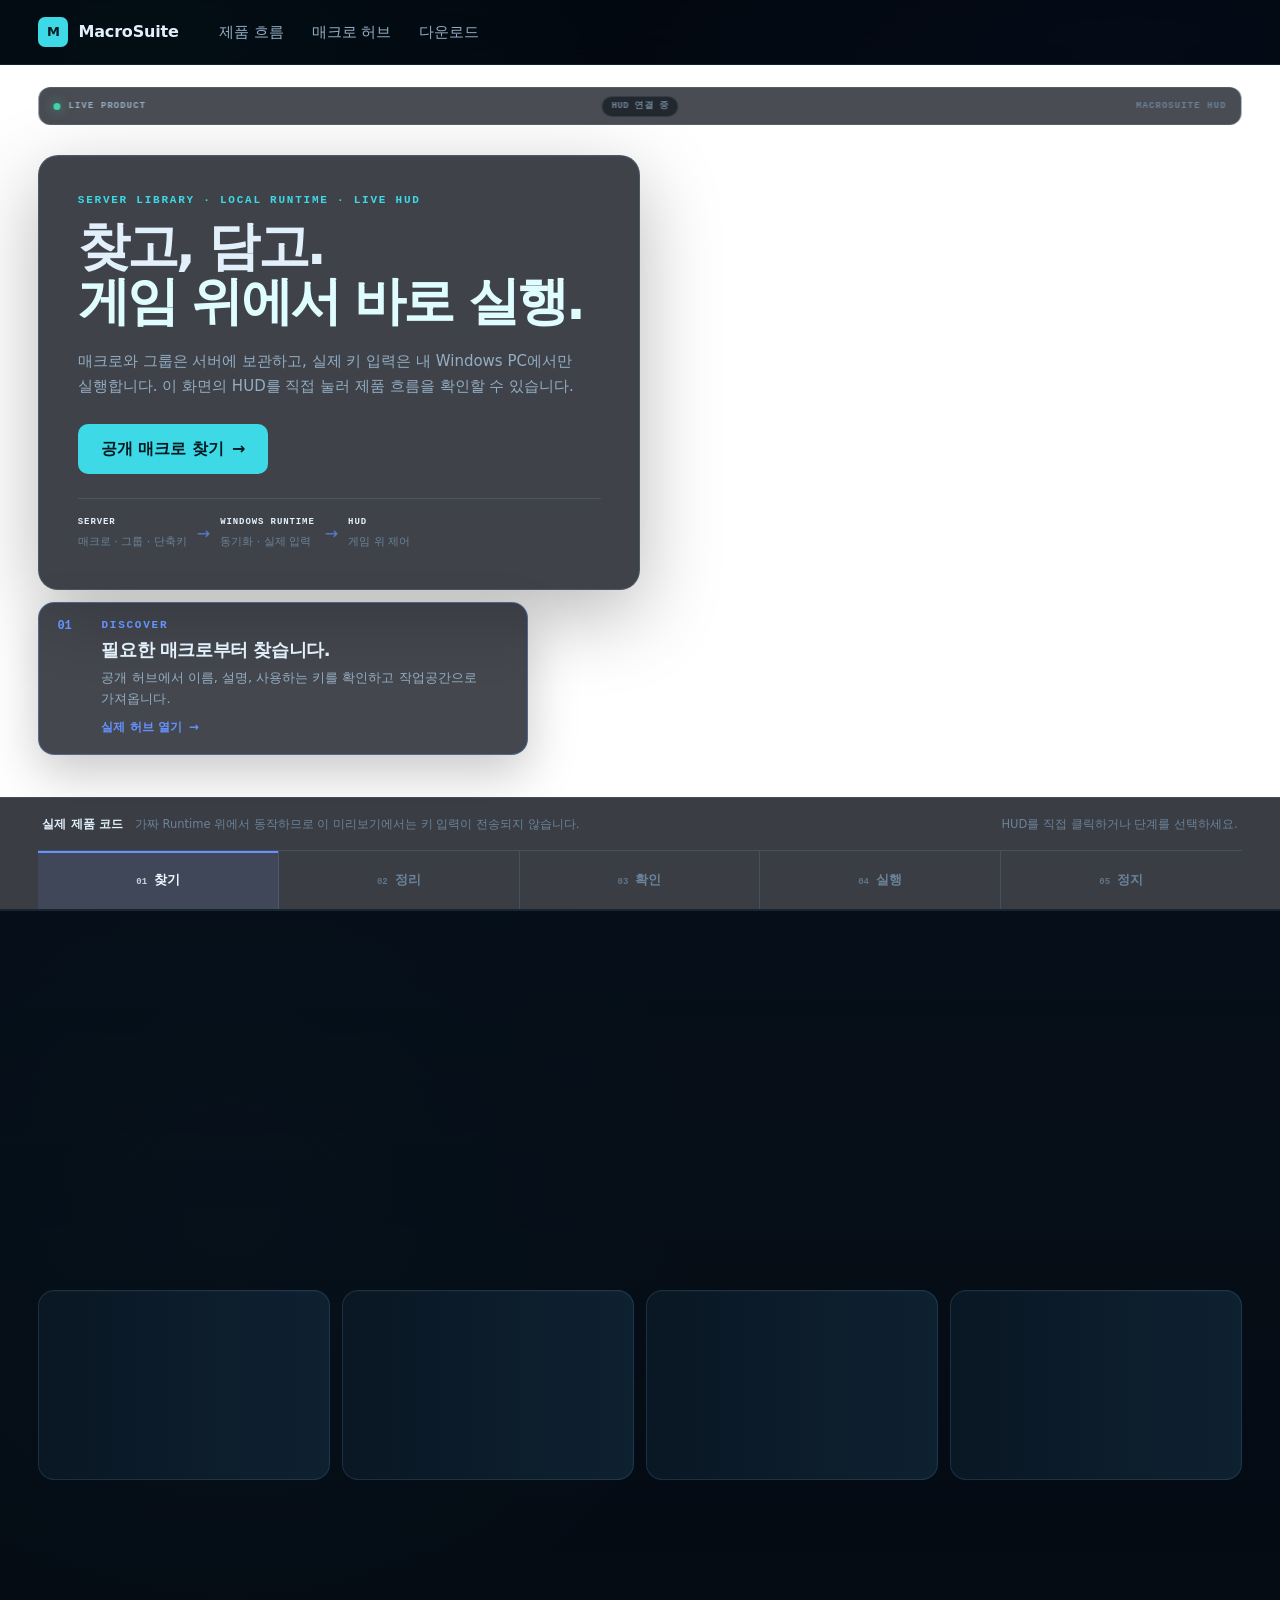
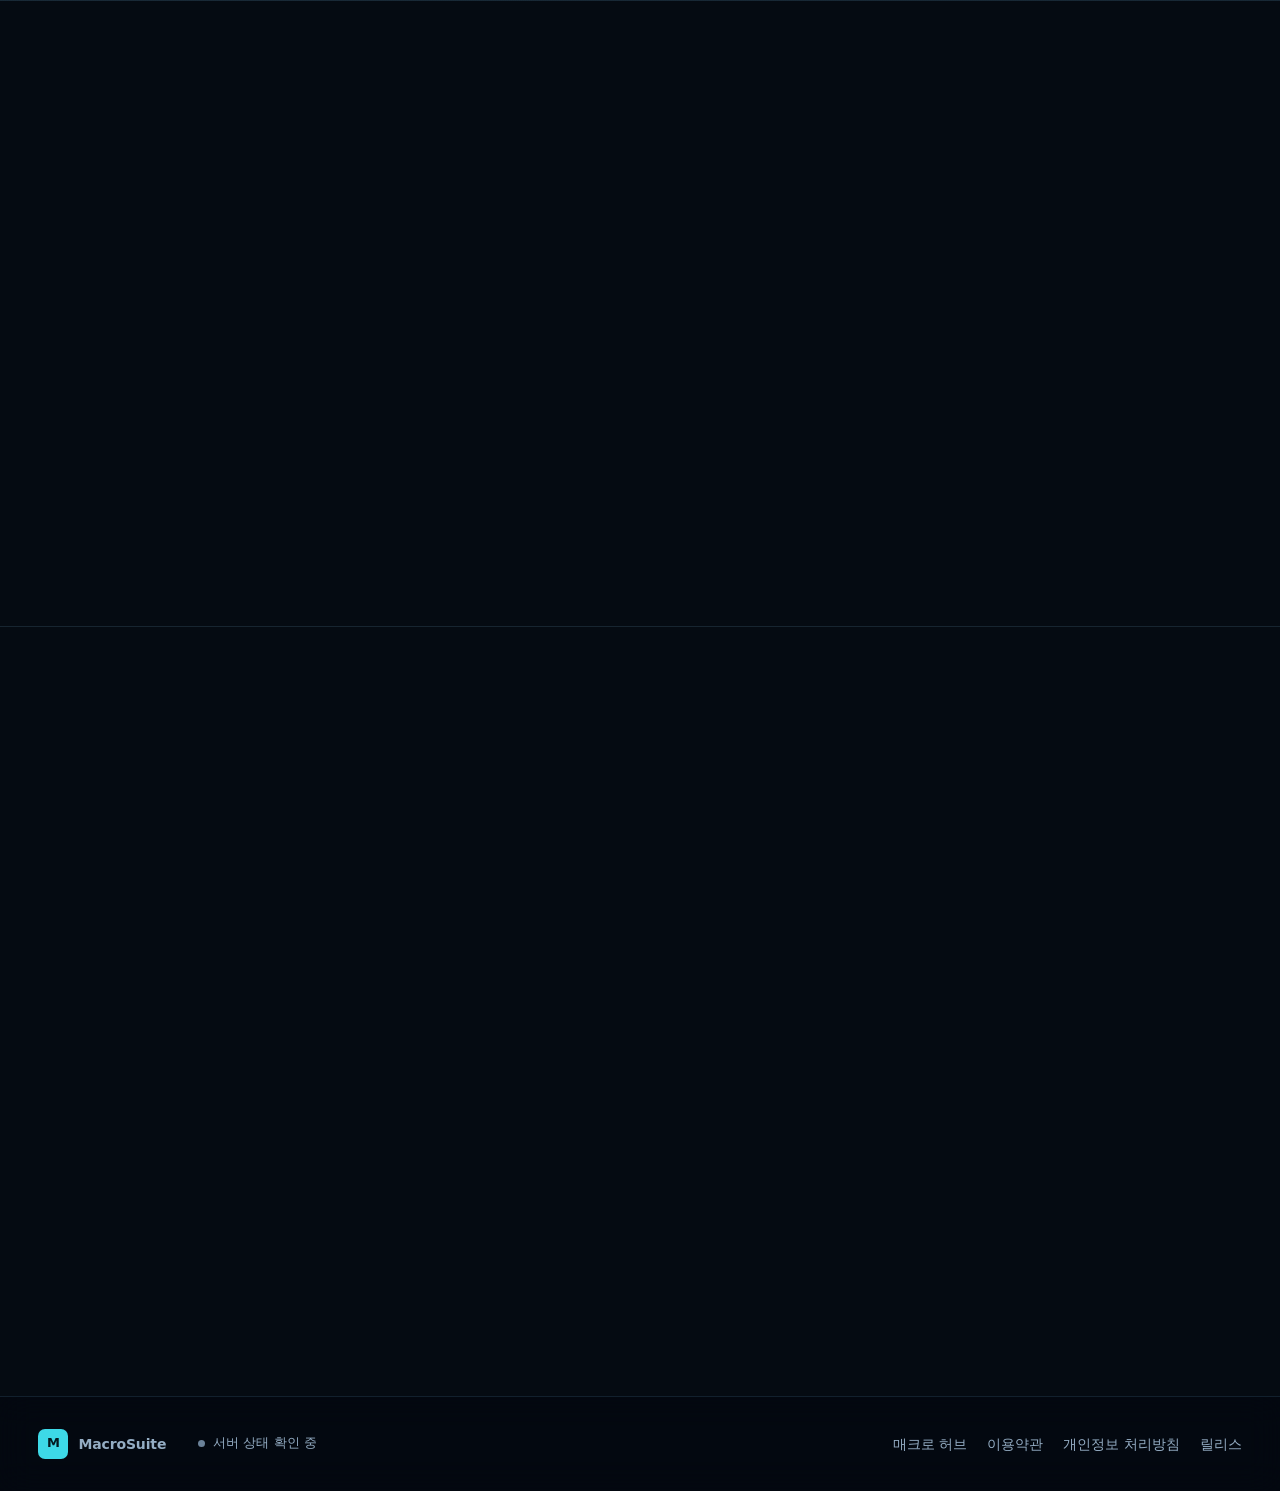
<file: index.html>
<!doctype html>
<html lang="ko">
  <head>
    <meta charset="utf-8">
    <meta name="viewport" content="width=device-width, initial-scale=1">
    <meta name="color-scheme" content="dark">
    <meta name="theme-color" content="#050b12">
    <meta name="description" content="MacroSuite는 매크로를 서버에 보관하고, 실제 키 입력은 Windows Runtime에서 실행합니다. 공개 매크로를 찾고 담고 HUD에서 실행하는 흐름을 실제 제품 화면으로 체험해 보세요.">
    <title>MacroSuite | 찾고, 담고, 게임 위에서 실행</title>

    <style id="macrosuite-preview-style">
/* MacroSuite 공식 웹 — 한 벌의 디자인 체계.
 *
 * 색: 바탕은 앱 HUD 판(rgb 11 20 34)과 같다 — 제품 캡처가 그대로 녹아든다.
 *     장식·강조는 HUD 시안(--accent) 하나만. 초록(--live)은 "서비스 정상"처럼 실제 상태에만 쓴다.
 * 모서리: 카드 16px, 버튼·입력 10px, 키 칩·상태 칩은 알약(999px). 이 규칙 밖의 값은 쓰지 않는다.
 * 글꼴: 외부 글꼴을 싣지 않는다(CSP). 설치된 한글 글꼴을 순서대로 쓴다.
 * 인라인 style 은 CSP(style-src 'self') 가 막는다 — 모든 모양은 이 파일에만 있다.
 */

:root {
  color-scheme: dark;
  --bg: #0b1422;
  --bg-deep: #08101b;
  --surface: #0f1b2c;
  --surface-2: #132238;
  --line: rgb(148 173 196 / 0.16);
  --line-strong: rgb(148 173 196 / 0.3);
  --text: #e2f0fc;
  --text-dim: #94adc4;
  --text-faint: #6b8299;
  --accent: #22d3ee;
  --accent-soft: rgb(34 211 238 / 0.12);
  --accent-line: rgb(34 211 238 / 0.4);
  --accent-ink: #04222a;
  --live: #34d399;
  --warn: #fbbf24;
  --danger: #f87171;
  --danger-soft: rgb(248 113 113 / 0.12);
  --radius-card: 16px;
  --radius-control: 10px;
  --font: 'Pretendard Variable', Pretendard, 'SUIT Variable', 'Apple SD Gothic Neo', 'Malgun Gothic', system-ui, sans-serif;
  --mono: 'JetBrains Mono', 'D2Coding', Consolas, ui-monospace, monospace;
  --ease: cubic-bezier(0.16, 1, 0.3, 1);
  --page: 1240px;
  --gutter: clamp(16px, 4vw, 40px);
}

*, *::before, *::after { box-sizing: border-box; }
html { -webkit-text-size-adjust: 100%; scroll-padding-top: 80px; }
body {
  margin: 0;
  min-height: 100dvh;
  display: flex;
  flex-direction: column;
  background: var(--bg);
  color: var(--text);
  font: 400 16px/1.6 var(--font);
  word-break: keep-all;
  overflow-wrap: anywhere;
}
main { flex: 1; }
a { color: inherit; }
img { display: block; max-width: 100%; height: auto; }
button, input, select, textarea { font: inherit; color: inherit; }
[hidden] { display: none !important; }
:focus-visible { outline: 2px solid var(--accent); outline-offset: 2px; }
::selection { background: rgb(34 211 238 / 0.3); }

.wrap { width: min(100% - 2 * var(--gutter), var(--page)); margin-inline: auto; }
.visually-hidden { position: absolute; width: 1px; height: 1px; overflow: hidden; clip: rect(0 0 0 0); white-space: nowrap; }

/* ── 머리줄 ─────────────────────────────────────────────── */

.site-header {
  position: sticky;
  top: 0;
  z-index: 20;
  background: rgb(11 20 34 / 0.94);
  border-bottom: 1px solid var(--line);
}
.site-header .wrap {
  height: 64px;
  display: flex;
  align-items: center;
  gap: 28px;
}
.brand {
  display: inline-flex;
  align-items: center;
  gap: 10px;
  text-decoration: none;
  font-weight: 700;
  letter-spacing: -0.01em;
  white-space: nowrap;
}
.brand-mark {
  width: 30px;
  height: 30px;
  display: grid;
  place-items: center;
  border-radius: 7px;
  border: 0;
  color: var(--accent-ink);
  background: var(--accent);
  font-size: 13px;
  font-weight: 800;
  box-shadow: none;
}
.site-nav { display: flex; align-items: center; gap: 4px; flex: 1; min-width: 0; }
.site-nav a {
  padding: 8px 12px;
  border-radius: var(--radius-control);
  color: var(--text-dim);
  text-decoration: none;
  font-size: 15px;
  white-space: nowrap;
  transition: color 0.2s var(--ease), background 0.2s var(--ease);
}
.site-nav a:hover { color: var(--text); background: rgb(148 173 196 / 0.08); }
.site-nav a[aria-current='page'] { color: var(--text); }
.site-nav .nav-admin { color: var(--warn); }
.site-actions { display: flex; align-items: center; gap: 10px; white-space: nowrap; }
.site-who { color: var(--text-dim); font-size: 14px; max-width: 12em; overflow: hidden; text-overflow: ellipsis; }

@media (max-width: 760px) {
  .site-header .wrap { height: auto; min-height: 56px; flex-wrap: wrap; gap: 8px 12px; padding-block: 10px; }
  .site-nav { order: 3; flex-basis: 100%; overflow-x: auto; scrollbar-width: none; margin-inline: -8px; }
  .site-nav a { padding: 6px 8px; font-size: 14px; }
  .site-actions { margin-left: auto; }
  .site-who { display: none; }
}

/* ── 단추 ───────────────────────────────────────────────── */

.btn {
  display: inline-flex;
  align-items: center;
  justify-content: center;
  gap: 8px;
  min-height: 40px;
  padding: 0 16px;
  border: 1px solid transparent;
  border-radius: var(--radius-control);
  background: transparent;
  color: var(--text);
  font-size: 15px;
  font-weight: 600;
  text-decoration: none;
  white-space: nowrap;
  cursor: pointer;
  transition: transform 0.15s var(--ease), background 0.2s var(--ease), border-color 0.2s var(--ease), color 0.2s var(--ease);
}
.btn:active:not(:disabled) { transform: translateY(1px); }
.btn:disabled { opacity: 0.5; cursor: not-allowed; }
.btn-primary { background: var(--accent); color: var(--accent-ink); }
.btn-primary:hover:not(:disabled) { background: #67e8f9; }
.btn-line { border-color: var(--line-strong); }
.btn-line:hover:not(:disabled) { border-color: var(--accent-line); background: var(--accent-soft); }
.btn-quiet { color: var(--text-dim); padding-inline: 10px; }
.btn-quiet:hover:not(:disabled) { color: var(--text); }
.btn-danger { border-color: rgb(248 113 113 / 0.45); color: var(--danger); }
.btn-danger:hover:not(:disabled), .btn-danger.is-armed { background: var(--danger-soft); border-color: var(--danger); }
.btn-lg { min-height: 50px; padding: 0 22px; font-size: 16px; }
.btn-sm { min-height: 32px; padding: 0 12px; font-size: 14px; }
.btn .arrow { transition: transform 0.2s var(--ease); }
.btn:hover .arrow { transform: translateX(3px); }

/* ── 입력 ───────────────────────────────────────────────── */

.field { display: grid; gap: 6px; }
.field + .field { margin-top: 16px; }
.label { font-size: 14px; font-weight: 600; color: var(--text); }
.help { font-size: 13px; color: var(--text-dim); margin: 0; }
.input, .select, .textarea {
  width: 100%;
  min-height: 42px;
  padding: 9px 12px;
  border: 1px solid var(--line-strong);
  border-radius: var(--radius-control);
  background: var(--bg-deep);
  color: var(--text);
  font-size: 15px;
}
.textarea { min-height: 96px; resize: vertical; line-height: 1.55; }
.input::placeholder, .textarea::placeholder { color: var(--text-faint); }
.input:focus, .select:focus, .textarea:focus { outline: none; border-color: var(--accent); box-shadow: 0 0 0 3px var(--accent-soft); }
.check { display: flex; align-items: flex-start; gap: 10px; font-size: 15px; cursor: pointer; }
.check input { width: 18px; height: 18px; margin-top: 3px; accent-color: var(--accent); }

/* ── 알림 줄 ─────────────────────────────────────────────── */

.notice, .error {
  margin: 0;
  padding: 10px 14px;
  border-radius: var(--radius-control);
  font-size: 14px;
  white-space: pre-line;
}
.notice { background: var(--accent-soft); color: var(--text); border: 1px solid var(--accent-line); }
.error { background: var(--danger-soft); color: #fecaca; border: 1px solid rgb(248 113 113 / 0.4); }
.muted { color: var(--text-dim); }
.faint { color: var(--text-faint); }

/* ── 칩 ─────────────────────────────────────────────────── */

.chip {
  display: inline-flex;
  align-items: center;
  gap: 6px;
  padding: 2px 10px;
  border-radius: 999px;
  border: 1px solid var(--line-strong);
  font-size: 12.5px;
  line-height: 1.6;
  color: var(--text-dim);
  white-space: nowrap;
}
.chip-accent { border-color: var(--accent-line); color: var(--accent); }
.chip-live { border-color: rgb(52 211 153 / 0.45); color: var(--live); }
.chip-warn { border-color: rgb(251 191 36 / 0.45); color: var(--warn); }
.chip-danger { border-color: rgb(248 113 113 / 0.45); color: var(--danger); }
.key {
  display: inline-flex;
  align-items: center;
  padding: 1px 9px;
  border-radius: 999px;
  border: 1px solid var(--line-strong);
  background: var(--bg-deep);
  font: 600 12.5px/1.7 var(--mono);
  color: var(--text);
  white-space: nowrap;
}
.key-mouse { border-color: var(--accent-line); color: var(--accent); }

/* ── 바닥줄 ─────────────────────────────────────────────── */

.site-footer { border-top: 1px solid var(--line); margin-top: 96px; }
.site-footer .wrap {
  display: flex;
  flex-wrap: wrap;
  align-items: center;
  gap: 16px 32px;
  padding-block: 28px;
  font-size: 14px;
  color: var(--text-dim);
}
.site-footer nav { display: flex; flex-wrap: wrap; gap: 8px 20px; margin-left: auto; }
.site-footer a { text-decoration: none; }
.site-footer a:hover { color: var(--text); }

/* ── 서비스 상태 ─────────────────────────────────────────── */

.status { display: inline-flex; align-items: center; gap: 8px; font-size: 13px; color: var(--text-dim); }
.status i { width: 7px; height: 7px; border-radius: 50%; background: var(--text-faint); }
.status.is-up i { background: var(--live); }
.status.is-down i { background: var(--warn); }

/* ── 등장 움직임 ─────────────────────────────────────────── */

@media (prefers-reduced-motion: no-preference) {
  .reveal { opacity: 0; transform: translateY(18px); transition: opacity 0.7s var(--ease), transform 0.7s var(--ease); }
  .reveal.is-in { opacity: 1; transform: none; }
}

/* ── 작업 화면 공통(허브·작업공간·계정·관리자·가입) ───────────── */

.page-head { padding-block: 48px 28px; }
.page-head h1 { margin: 0; font-size: clamp(28px, 4vw, 38px); line-height: 1.2; letter-spacing: -0.02em; }
.page-head p { margin: 10px 0 0; color: var(--text-dim); max-width: 62ch; }

.tabs { display: flex; gap: 4px; border-bottom: 1px solid var(--line); margin-bottom: 28px; overflow-x: auto; scrollbar-width: none; }
.tabs a {
  padding: 10px 14px;
  margin-bottom: -1px;
  border-bottom: 2px solid transparent;
  color: var(--text-dim);
  text-decoration: none;
  font-weight: 600;
  white-space: nowrap;
}
.tabs a:hover { color: var(--text); }
.tabs a[aria-current='page'] { color: var(--text); border-bottom-color: var(--accent); }

.panel {
  background: var(--surface);
  border: 1px solid var(--line);
  border-radius: var(--radius-card);
  padding: 22px;
}
.panel + .panel { margin-top: 18px; }
.panel-head { display: flex; flex-wrap: wrap; align-items: center; gap: 10px 16px; margin-bottom: 16px; }
.panel-head h2 { margin: 0; font-size: 18px; letter-spacing: -0.01em; }
.panel-head .spacer { flex: 1; }
.panel > p:first-child { margin-top: 0; }

.stack { display: grid; gap: 14px; }
.row { display: flex; flex-wrap: wrap; align-items: center; gap: 10px; }
.row-end { justify-content: flex-end; }
.grow { flex: 1; min-width: 0; }

/* 목록 항목 — 눌러 펼치는 줄 */
.items { list-style: none; margin: 0; padding: 0; display: grid; gap: 10px; }
.item {
  border: 1px solid var(--line);
  border-radius: var(--radius-card);
  background: var(--surface);
  transition: border-color 0.2s var(--ease);
}
.item.is-open { border-color: var(--accent-line); }
.item-head {
  width: 100%;
  display: flex;
  align-items: center;
  gap: 14px;
  padding: 16px 18px;
  border: 0;
  background: none;
  text-align: left;
  cursor: pointer;
  border-radius: var(--radius-card);
}
.item-head:hover { background: rgb(148 173 196 / 0.04); }
.item-title { font-weight: 700; font-size: 16px; }
.item-sub { font-size: 13.5px; color: var(--text-dim); }
.item-meta { display: flex; flex-wrap: wrap; gap: 6px; margin-left: auto; justify-content: flex-end; }
.item-body { padding: 4px 18px 20px; border-top: 1px solid var(--line); display: grid; gap: 16px; }
.item-body .field + .field { margin-top: 0; }
.caret { color: var(--text-faint); transition: transform 0.2s var(--ease); flex-shrink: 0; }
.item.is-open .caret { transform: rotate(90deg); color: var(--accent); }
.empty {
  padding: 36px 20px;
  text-align: center;
  color: var(--text-dim);
  border: 1px dashed var(--line-strong);
  border-radius: var(--radius-card);
}
.empty strong { display: block; color: var(--text); margin-bottom: 4px; }

/* 불러오는 중 — 최종 모양과 같은 뼈대 */
.skeleton { list-style: none; margin: 0; padding: 0; display: grid; gap: 10px; }
.skeleton li { height: 64px; border-radius: var(--radius-card); background: linear-gradient(90deg, var(--surface) 0%, var(--surface-2) 50%, var(--surface) 100%); background-size: 200% 100%; }
@media (prefers-reduced-motion: no-preference) {
  .skeleton li { animation: shimmer 1.4s linear infinite; }
}
@keyframes shimmer { from { background-position: 100% 0; } to { background-position: -100% 0; } }

/* 로그인 필요 안내 */
.gate { max-width: 520px; margin: 24px auto; text-align: center; }
.gate h2 { margin: 0 0 8px; font-size: 22px; }
.gate p { margin: 0 0 20px; color: var(--text-dim); }

/* 정의 목록(계정 정보 등) */
.facts { display: grid; grid-template-columns: max-content 1fr; gap: 10px 20px; margin: 0; }
.facts dt { color: var(--text-dim); font-size: 14px; }
.facts dd { margin: 0; min-width: 0; }
@media (max-width: 560px) { .facts { grid-template-columns: 1fr; gap: 2px; } .facts dd { margin-bottom: 10px; } }

/* 대화상자 */
.dialog-back {
  position: fixed;
  inset: 0;
  z-index: 40;
  display: grid;
  place-items: center;
  padding: 16px;
  background: rgb(4 9 16 / 0.72);
}
.dialog {
  position: relative;
  width: min(640px, 100%);
  max-height: calc(100dvh - 32px);
  overflow: auto;
  background: var(--surface);
  border: 1px solid var(--accent-line);
  border-radius: var(--radius-card);
  padding: 28px;
}
.dialog-close { position: absolute; top: 14px; right: 14px; }

/* 코드 편집기(code-editor.js) — 투명한 textarea 가 스크롤하고, 밑의 pre 가 같은 위치로 따라가며 색을 칠한다 */
.code-editor {
  position: relative;
  height: 380px;
  overflow: hidden;
  border: 1px solid var(--line-strong);
  border-radius: var(--radius-control);
  background: var(--bg-deep);
}
.code-editor:focus-within { border-color: var(--accent); box-shadow: 0 0 0 3px var(--accent-soft); }
.code-editor__paint, .code-editor__input {
  position: absolute;
  inset: 0;
  width: 100%;
  height: 100%;
  margin: 0;
  padding: 14px 16px;
  border: 0;
  font: 13.5px/1.65 var(--mono);
  letter-spacing: 0;
  tab-size: 2;
  white-space: pre;
  word-break: normal;
  overflow-wrap: normal;
}
.code-editor__paint { overflow: hidden; pointer-events: none; color: var(--text); }
.code-editor__input {
  z-index: 1;
  overflow: auto;
  resize: none;
  outline: none;
  background: transparent;
  color: transparent;
  -webkit-text-fill-color: transparent;
  caret-color: var(--accent);
}
.code-editor__input::placeholder { color: var(--text-faint); -webkit-text-fill-color: var(--text-faint); }
.code-editor__input::selection { background: rgb(34 211 238 / 0.28); }
.code-editor__token--plain { color: var(--text); }
.code-editor__token--comment { color: #6b8299; }
.code-editor__token--string { color: #a5e3b5; }
.code-editor__token--number { color: #fbbf24; }
.code-editor__token--keyword { color: #c4b5fd; }
.code-editor__token--call { color: var(--accent); }
@media (max-width: 560px) { .code-editor { height: 300px; } }

/* MacroSuite 공식 홈 — 실제 제품을 중심으로 한 와이드 인터랙티브 스토리. */

body.home-page {
  --bg: #050b12;
  --bg-deep: #030810;
  --surface: #0a1724;
  --surface-2: #0e2131;
  --line: rgb(125 190 220 / .15);
  --line-strong: rgb(125 190 220 / .29);
  --accent: #3dd9e7;
  --accent-soft: rgb(61 217 231 / .105);
  --accent-line: rgb(61 217 231 / .40);
  --accent-ink: #031a20;
  --story-blue: #6592ff;
  --story-violet: #9b87ff;
  --story-green: #3dd7aa;
  --story-red: #ff7d86;
  min-height: 100dvh;
  background:
    radial-gradient(circle at 12% 7%, rgb(45 212 191 / .12), transparent 28rem),
    radial-gradient(circle at 88% 13%, rgb(78 105 255 / .12), transparent 32rem),
    radial-gradient(circle at 54% 64%, rgb(61 217 231 / .05), transparent 40rem),
    linear-gradient(rgb(125 211 252 / .045) 1px, transparent 1px),
    linear-gradient(90deg, rgb(125 211 252 / .045) 1px, transparent 1px),
    #050b12;
  background-size: auto, auto, auto, 52px 52px, 52px 52px, auto;
  background-position: center, center, center, -1px -1px, -1px -1px, center;
  background-attachment: fixed;
}

.home-page main { background: transparent; }
.wide-wrap { width: min(calc(100% - 2 * clamp(16px, 3vw, 48px)), 1740px); margin-inline: auto; }
.eyebrow {
  margin: 0 0 12px;
  color: var(--accent);
  font: 700 11px/1.2 var(--mono);
  letter-spacing: .16em;
}
.home-page .site-header {
  background: rgb(3 8 16 / .78);
  border-bottom-color: rgb(125 211 252 / .12);
  backdrop-filter: blur(20px) saturate(120%);
}
.home-page .site-header .wide-wrap {
  min-height: 64px;
  display: flex;
  align-items: center;
  gap: 28px;
}
.home-page .site-footer {
  margin-top: 0;
  background: rgb(3 8 16 / .72);
  border-top-color: rgb(125 211 252 / .12);
  backdrop-filter: blur(16px);
}
.home-page .site-footer .wide-wrap {
  min-height: 94px;
  display: flex;
  flex-wrap: wrap;
  align-items: center;
  gap: 16px 32px;
  padding-block: 26px;
  color: var(--text-dim);
  font-size: 14px;
}
.home-page .site-footer nav { display: flex; flex-wrap: wrap; gap: 8px 20px; margin-left: auto; }
.home-page .site-footer a { text-decoration: none; }

.hero-live {
  position: relative;
  border-bottom: 1px solid var(--line);
  background: #050b12;
  overflow: clip;
}

.live-stage {
  --scene-color: var(--story-blue);
  position: relative;
  min-height: clamp(820px, calc(100svh - 64px), 980px);
  isolation: isolate;
  overflow: hidden;
  background: #050b12;
}
.live-stage[data-scene='discover'] { --scene-color: var(--story-blue); }
.live-stage[data-scene='organize'] { --scene-color: var(--accent); }
.live-stage[data-scene='inspect'] { --scene-color: var(--story-violet); }
.live-stage[data-scene='run'] { --scene-color: var(--story-green); }
.live-stage[data-scene='stop'] { --scene-color: var(--story-red); }

.live-stage__grid {
  position: absolute;
  inset: 0;
  z-index: 0;
  pointer-events: none;
  background-color: #050b12;
  background-image:
    linear-gradient(rgb(125 211 252 / .055) 1px, transparent 1px),
    linear-gradient(90deg, rgb(125 211 252 / .055) 1px, transparent 1px);
  background-size: 44px 44px;
  background-position: -1px -1px;
}

.story-demo {
  position: absolute;
  inset: 0;
  z-index: 1;
  width: 100%;
  height: 100%;
  border: 0;
  background: transparent;
  color-scheme: dark;
}

.live-stage__chrome {
  position: absolute;
  top: 22px;
  left: 50%;
  z-index: 6;
  transform: translateX(-50%);
  display: grid;
  grid-template-columns: 1fr auto 1fr;
  align-items: center;
  gap: 12px;
  min-height: 38px;
  padding: 0 14px;
  border: 1px solid rgb(125 190 220 / .17);
  border-radius: 12px;
  background: rgb(3 8 16 / .72);
  color: var(--text-faint);
  font: 700 9px/1 var(--mono);
  letter-spacing: .12em;
  backdrop-filter: blur(14px);
  pointer-events: none;
}
.live-stage__product { text-align: right; }
.stage-live { display: inline-flex; align-items: center; gap: 8px; color: var(--text-dim); }
.stage-live i {
  width: 7px;
  height: 7px;
  border-radius: 50%;
  background: var(--story-green);
  box-shadow: 0 0 12px rgb(61 215 170 / .7);
}
.demo-status {
  padding: 5px 9px;
  border: 1px solid var(--line);
  border-radius: 999px;
  color: var(--text-faint);
  letter-spacing: .04em;
  background: rgb(3 8 16 / .52);
}
.demo-status.is-ready { color: var(--story-green); border-color: rgb(61 215 170 / .28); }
.demo-status.is-fallback { color: #f9d98d; border-color: rgb(251 191 36 / .28); }

.live-stage__content {
  position: relative;
  z-index: 4;
  min-height: clamp(820px, calc(100svh - 64px), 980px);
  display: flex;
  flex-direction: column;
  align-items: flex-start;
  gap: 12px;
  padding-top: clamp(82px, 10vh, 108px);
  padding-bottom: 154px;
  pointer-events: none;
}

.hero-copy-card {
  width: min(690px, 47vw);
  padding: clamp(26px, 3vw, 42px);
  border: 1px solid rgb(125 190 220 / .18);
  border-radius: 20px;
  background: rgb(3 8 16 / .76);
  box-shadow: 0 24px 80px rgb(0 0 0 / .28), inset 0 1px rgb(255 255 255 / .025);
  backdrop-filter: blur(16px);
  pointer-events: auto;
}
.hero-copy-card h1 {
  margin: 0;
  font-size: clamp(48px, 4.1vw, 70px);
  line-height: .98;
  letter-spacing: -.055em;
  font-weight: 800;
}
.hero-copy-card h1 span {
  display: block;
  margin-top: .08em;
  color: #dffcff;
}
.hero-lead {
  max-width: 60ch;
  margin: 22px 0 0;
  color: var(--text-dim);
  font-size: clamp(15px, 1.08vw, 18px);
  line-height: 1.72;
}
.hero-actions { display: flex; flex-wrap: wrap; gap: 10px; margin-top: 24px; }

.hero-boundary {
  display: flex;
  align-items: center;
  gap: 10px;
  margin-top: 24px;
  padding-top: 18px;
  border-top: 1px solid var(--line);
  color: var(--text-faint);
}
.hero-boundary > span { min-width: 0; }
.hero-boundary strong {
  display: block;
  color: var(--text);
  font: 700 9px/1.3 var(--mono);
  letter-spacing: .10em;
}
.hero-boundary small {
  display: block;
  margin-top: 4px;
  color: var(--text-faint);
  font-size: 11px;
  white-space: nowrap;
}
.hero-boundary > i {
  color: var(--scene-color);
  font-style: normal;
  opacity: .72;
}

.story-steps {
  width: min(490px, 40vw);
  margin: 0;
  padding: 0;
  list-style: none;
  pointer-events: auto;
}
.story-step {
  position: relative;
  display: none;
  min-height: 116px;
  padding: 16px 18px 16px 62px;
  border: 1px solid color-mix(in srgb, var(--scene-color) 30%, rgb(125 190 220 / .15));
  border-radius: 16px;
  background: rgb(3 8 16 / .74);
  box-shadow: 0 18px 50px rgb(0 0 0 / .22);
  backdrop-filter: blur(14px);
}
.story-step.is-active { display: block; }
.story-step__number {
  position: absolute;
  left: 18px;
  top: 17px;
  color: var(--scene-color);
  font: 700 12px/1 var(--mono);
}
.story-step .eyebrow { margin-bottom: 6px; color: var(--scene-color); }
.story-step h2 {
  margin: 0;
  color: var(--text);
  font-size: 18px;
  line-height: 1.3;
  letter-spacing: -.025em;
}
.story-step > p:last-of-type {
  margin: 7px 0 0;
  color: var(--text-dim);
  font-size: 13px;
  line-height: 1.55;
}
.story-step__link {
  display: inline-flex;
  gap: 7px;
  margin-top: 9px;
  color: var(--scene-color);
  font-size: 12px;
  font-weight: 700;
  text-decoration: none;
}

.live-stage__bottom {
  position: absolute;
  left: 0;
  right: 0;
  bottom: 0;
  z-index: 7;
  border-top: 1px solid rgb(125 190 220 / .14);
  background: rgb(3 8 16 / .78);
  backdrop-filter: blur(16px);
}
.live-stage__footer {
  min-height: 52px;
  display: flex;
  justify-content: space-between;
  gap: 18px;
  align-items: center;
  padding: 9px 4px;
}
.live-stage__footer > div { display: flex; flex-wrap: wrap; align-items: baseline; gap: 8px 12px; }
.live-stage__footer strong { font-size: 12px; }
.live-stage__footer span { color: var(--text-faint); font-size: 11.5px; }
.live-stage__hint { white-space: nowrap; }

.story-tabs {
  display: grid;
  grid-template-columns: repeat(5, 1fr);
  border-top: 1px solid var(--line);
}
.story-tabs button {
  min-width: 0;
  min-height: 58px;
  border: 0;
  border-right: 1px solid var(--line);
  background: transparent;
  color: var(--text-faint);
  cursor: pointer;
  font: 600 13px/1 var(--font);
  transition: background .2s var(--ease), color .2s var(--ease), box-shadow .2s var(--ease);
}
.story-tabs button:last-child { border-right: 0; }
.story-tabs button span {
  margin-right: 7px;
  color: inherit;
  font: 700 9px/1 var(--mono);
  opacity: .78;
}
.story-tabs button:hover { color: var(--text); background: rgb(255 255 255 / .025); }
.story-tabs button[aria-pressed='true'] {
  color: #effcff;
  background: color-mix(in srgb, var(--scene-color) 11%, transparent);
  box-shadow: inset 0 2px var(--scene-color);
}

@media (max-width: 1180px) {
  .hero-copy-card { width: min(620px, 58vw); }
  .story-steps { width: min(460px, 48vw); }
}

@media (max-width: 900px) {
  .live-stage,
  .live-stage__content { min-height: 900px; }
  .live-stage__content {
    padding-top: 78px;
    padding-bottom: 150px;
  }
  .hero-copy-card,
  .story-steps { width: min(100%, 620px); }
  .hero-copy-card { padding: 26px; }
  .hero-copy-card h1 { font-size: clamp(44px, 8.2vw, 62px); }
  .hero-boundary { overflow-x: auto; scrollbar-width: none; }
  .live-stage__product { display: none; }
  .live-stage__chrome { grid-template-columns: 1fr auto; }
  .live-stage__footer { align-items: flex-start; flex-direction: column; gap: 3px; padding-block: 9px; }
  .live-stage__hint { white-space: normal; }
}

@media (max-width: 620px) {
  .live-stage,
  .live-stage__content { min-height: 860px; }
  .live-stage__chrome { top: 12px; width: calc(100% - 24px); }
  .live-stage__content { padding-top: 64px; padding-bottom: 142px; }
  .hero-copy-card { padding: 22px; border-radius: 16px; }
  .hero-copy-card h1 { font-size: clamp(39px, 12vw, 52px); }
  .hero-lead { font-size: 14px; }
  .hero-boundary small { font-size: 10px; }
  .story-step { padding-left: 54px; }
  .story-tabs {
    display: flex;
    overflow-x: auto;
    scrollbar-width: none;
  }
  .story-tabs button { flex: 0 0 128px; }
  .live-stage__footer { display: none; }
}

@media (prefers-reduced-motion: reduce) {
  .story-tabs button { transition: none; }
}

.hub-preview {
  padding: 120px 0;
  border-top: 1px solid var(--line);
  border-bottom: 1px solid var(--line);
  background:
    linear-gradient(180deg, rgb(6 16 27 / .72), rgb(4 11 20 / .58)),
    radial-gradient(circle at 18% 45%, rgb(61 217 231 / .06), transparent 30rem);
}
.section-head--row { display: flex; justify-content: space-between; align-items: end; gap: 28px; }
.section-head h2 {
  margin: 0;
  font-size: clamp(34px, 4.4vw, 62px);
  line-height: 1.07;
  letter-spacing: -.05em;
}
.section-head p:last-child { max-width: 62ch; margin: 18px 0 0; color: var(--text-dim); }
.hub-rail {
  list-style: none;
  margin: 44px 0 0;
  padding: 0;
  display: grid;
  grid-template-columns: repeat(4, minmax(0, 1fr));
  gap: 12px;
}
.hub-tile {
  min-width: 0;
  min-height: 190px;
  border: 1px solid var(--line);
  border-radius: 16px;
  background:
    linear-gradient(150deg, rgb(61 217 231 / .035), transparent 45%),
    rgb(8 20 33 / .78);
  box-shadow: inset 0 1px rgb(255 255 255 / .025);
  transition: border-color .2s, transform .2s var(--ease), background .2s;
}
.hub-tile:hover { transform: translateY(-2px); border-color: var(--accent-line); background: var(--surface-2); }
.hub-tile > a {
  height: 100%;
  display: flex;
  flex-direction: column;
  gap: 8px;
  padding: 22px;
  color: inherit;
  text-decoration: none;
}
.hub-tile-name { margin-top: 10px; font-size: 18px; font-weight: 720; line-height: 1.35; }
.hub-tile-by { color: var(--text-dim); font-size: 13px; }
.hub-tile-foot { display: flex; justify-content: space-between; gap: 12px; margin-top: auto; color: var(--text-faint); font-size: 12px; }
.hub-tile-foot span:last-child { color: var(--accent); }
.hub-tile.is-loading {
  background: linear-gradient(90deg, var(--surface) 0%, var(--surface-2) 50%, var(--surface) 100%);
  background-size: 200% 100%;
}
.hub-rail > .empty { grid-column: 1 / -1; }
.empty-action { margin-top: 12px; }
@media (prefers-reduced-motion: no-preference) {
  .hub-tile.is-loading { animation: hub-shimmer 1.3s linear infinite; }
}
@keyframes hub-shimmer { from { background-position: 100% 0; } to { background-position: -100% 0; } }

/* ── 계정 연속성 ──────────────────────────────────────────── */

.continuity { padding: 120px 0; border-bottom: 1px solid var(--line); }
.continuity-grid {
  display: grid;
  grid-template-columns: minmax(300px, .78fr) minmax(0, 1.22fr);
  gap: clamp(50px, 9vw, 150px);
  align-items: center;
}
.continuity-copy h2 {
  margin: 0;
  font-size: clamp(36px, 4.8vw, 66px);
  line-height: 1.06;
  letter-spacing: -.055em;
}
.continuity-copy > p:last-child { max-width: 48ch; margin: 22px 0 0; color: var(--text-dim); }

.continuity-map {
  display: grid;
  grid-template-columns: 1fr minmax(50px, .32fr) 1fr minmax(50px, .32fr) 1fr;
  align-items: center;
  gap: 0;
}
.continuity-node {
  min-height: 158px;
  display: flex;
  flex-direction: column;
  justify-content: flex-end;
  padding: 22px;
  border: 1px solid var(--line);
  border-radius: 16px;
  background: rgb(8 20 33 / .72);
  box-shadow: inset 0 1px rgb(255 255 255 / .025);
}
.continuity-node span { margin-bottom: auto; color: var(--text-faint); font: 700 10px/1 var(--mono); }
.continuity-node strong { font-size: 18px; }
.continuity-node small { margin-top: 4px; color: var(--text-dim); font-size: 12px; }
.continuity-node--server { border-color: rgb(61 217 231 / .28); }
.continuity-node--runtime { border-color: rgb(61 215 170 / .28); }
.continuity-line { position: relative; height: 1px; background: var(--line-strong); }
.continuity-line i {
  position: absolute;
  top: 50%;
  left: 0;
  width: 7px;
  height: 7px;
  margin-top: -3.5px;
  border-radius: 50%;
  background: var(--accent);
  box-shadow: 0 0 10px rgb(61 217 231 / .55);
}
@media (prefers-reduced-motion: no-preference) {
  .continuity-line i { animation: signal-flow 2.6s linear infinite; }
  .continuity-line:nth-of-type(2) i { animation-delay: 1.3s; }
}
@keyframes signal-flow { from { left: 0; } to { left: calc(100% - 7px); } }

/* ── Download ─────────────────────────────────────────────── */

.download { padding: 120px 0; }
.download-box {
  position: relative;
  overflow: hidden;
  display: grid;
  grid-template-columns: 1.12fr .88fr;
  gap: clamp(42px, 7vw, 110px);
  padding: clamp(34px, 5vw, 70px);
  border: 1px solid rgb(61 217 231 / .28);
  border-radius: 22px;
  background:
    radial-gradient(circle at 12% 18%, rgb(45 212 191 / .13), transparent 30rem),
    radial-gradient(circle at 88% 78%, rgb(78 105 255 / .10), transparent 30rem),
    linear-gradient(rgb(125 211 252 / .035) 1px, transparent 1px),
    linear-gradient(90deg, rgb(125 211 252 / .035) 1px, transparent 1px),
    rgb(6 17 29 / .84);
  background-size: auto, auto, 42px 42px, 42px 42px, auto;
  box-shadow: 0 36px 100px rgb(0 0 0 / .28), inset 0 1px rgb(255 255 255 / .03);
}
.download-copy h2 {
  margin: 0;
  max-width: 12ch;
  font-size: clamp(38px, 5vw, 70px);
  line-height: 1.02;
  letter-spacing: -.055em;
}
.download-copy > p:not(.eyebrow) { max-width: 56ch; color: var(--text-dim); }
.download-actions { display: flex; flex-wrap: wrap; gap: 10px; margin-top: 28px; }
.download-warn { margin-top: 18px !important; color: var(--warn) !important; font-size: 13px; }
.download-facts { margin: 0; display: grid; align-content: center; border-top: 1px solid var(--line); }
.download-facts > div {
  display: grid;
  grid-template-columns: 96px minmax(0, 1fr);
  gap: 16px;
  padding: 16px 0;
  border-bottom: 1px solid var(--line);
}
.download-facts dt { color: var(--text-faint); font-size: 13px; }
.download-facts dd { margin: 0; color: var(--text); font-size: 14px; }
.download-facts .sha { grid-template-columns: 1fr; gap: 8px; }
.download-facts .sha dt { display: flex; align-items: center; justify-content: space-between; gap: 12px; }
.download-facts code { display: block; color: var(--text-dim); font: 12px/1.55 var(--mono); overflow-wrap: anywhere; word-break: break-all; }

/* ── Responsive ───────────────────────────────────────────── */

@media (max-width: 1180px) {
  .hub-rail { grid-template-columns: repeat(2, minmax(0, 1fr)); }
  .continuity-grid { grid-template-columns: 1fr; }
}

@media (max-width: 900px) {
  body.home-page {
    background:
      radial-gradient(circle at 12% 4%, rgb(45 212 191 / .10), transparent 24rem),
      radial-gradient(circle at 92% 18%, rgb(78 105 255 / .10), transparent 26rem),
      linear-gradient(rgb(125 211 252 / .04) 1px, transparent 1px),
      linear-gradient(90deg, rgb(125 211 252 / .04) 1px, transparent 1px),
      #050b12;
    background-size: auto, auto, 42px 42px, 42px 42px, auto;
    background-attachment: scroll;
  }
  .home-page .site-header .wide-wrap { min-height: 56px; flex-wrap: wrap; gap: 8px 12px; padding-block: 9px; }
  .home-page .site-nav { order: 3; flex-basis: 100%; overflow-x: auto; scrollbar-width: none; }
  .home-page .site-actions { margin-left: auto; }
  .section-head--row { align-items: flex-start; flex-direction: column; }
  .continuity-map { grid-template-columns: 1fr; gap: 10px; }
  .continuity-line { width: 1px; height: 42px; margin-inline: 28px; }
  .continuity-line i { left: 50% !important; top: 0; margin: 0 0 0 -3px; }
  @media (prefers-reduced-motion: no-preference) {
    .continuity-line i { animation: signal-flow-y 2.2s linear infinite; }
  }
  @keyframes signal-flow-y { from { top: 0; } to { top: calc(100% - 7px); } }
  .download-box { grid-template-columns: 1fr; }
}

@media (max-width: 620px) {
  .wide-wrap { width: min(calc(100% - 28px), 1740px); }
  .hub-preview, .continuity, .download { padding-block: 82px; }
  .hub-rail { grid-template-columns: 1fr; }
  .download-box { padding: 26px 20px; border-radius: 16px; }
  .download-copy h2 { font-size: clamp(36px, 11vw, 54px); }
  .download-actions .btn { width: 100%; }
  .home-page .site-footer .wide-wrap { align-items: flex-start; flex-direction: column; }
  .home-page .site-footer nav { margin-left: 0; }
}

@media (prefers-reduced-motion: reduce) {
  .story-tabs button,
  .hub-tile { transition: none; }
  .continuity-line i { animation: none !important; }
}

    </style>
    <script type="module" id="macrosuite-preview-script">

for (const node of document.querySelectorAll('[data-when="out"]')) node.hidden = false
for (const node of document.querySelectorAll('[data-when="in"], [data-when="admin"]')) node.hidden = true
for (const node of document.querySelectorAll('.reveal')) node.classList.add('is-in')

function el(tag, props = {}, children = []) {
  const node = document.createElement(tag)
  for (const [key, value] of Object.entries(props)) {
    if (value === null || value === undefined || value === false) continue
    if (key === 'class') node.className = value
    else if (key === 'text') node.textContent = value
    else if (key.startsWith('on')) node.addEventListener(key.slice(2), value)
    else if (value === true) node.setAttribute(key, '')
    else node.setAttribute(key, value)
  }
  for (const child of children) if (child !== null && child !== undefined && child !== false) node.append(child)
  return node
}

const __realFetch = window.fetch.bind(window)
window.fetch = (input, init) => {
  const url = new URL(typeof input === 'string' ? input : input.url, location.href)
  if (url.origin === location.origin && url.pathname === '/health') {
    return Promise.resolve(new Response(JSON.stringify({ status: 'ok' }), { status: 200, headers: { 'content-type': 'application/json' } }))
  }
  if (url.origin === location.origin && url.pathname === '/v1/hub/public') {
    return Promise.resolve(new Response(JSON.stringify([]), { status: 200, headers: { 'content-type': 'application/json' } }))
  }
  if (url.origin === location.origin && url.pathname === '/v1/client-update') {
    return Promise.resolve(new Response('{}', { status: 503, headers: { 'content-type': 'application/json' } }))
  }
  return __realFetch(input, init)
}

// 공식 홈: 로그인 공통 처리는 shell.js, 여기서는 제품 story와 공개 데이터를 연결한다.


const $ = selector => document.querySelector(selector)
const $ = selector => Array.from(document.querySelectorAll(selector))

const STORY_SCENES = ['discover', 'organize', 'inspect', 'run', 'stop']
const isStoryScene = value => STORY_SCENES.includes(value)

function initStory() {
  const shell = $('#story-shell')
  const frame = $('#story-demo')
  const status = $('#demo-status')
  if (!shell || !frame) return

  const buttons = $('[data-story-scene-button]')
  const steps = $('[data-story-step]')
  const demoOrigin = new URL(frame.src).origin
  let active = 'discover'
  let ready = false

  const sendScene = scene => {
    if (!ready || !frame.contentWindow) return
    frame.contentWindow.postMessage({
      type: 'macrosuite:preview-scene',
      version: 1,
      scene,
    }, demoOrigin)
  }

  const setScene = (scene, { scroll = false } = {}) => {
    if (!isStoryScene(scene)) return
    active = scene
    shell.dataset.scene = scene

    for (const button of buttons) {
      const selected = button.dataset.storySceneButton === scene
      button.setAttribute('aria-pressed', String(selected))
    }
    for (const step of steps) step.classList.toggle('is-active', step.dataset.storyStep === scene)

    sendScene(scene)

    if (scroll) {
      steps.find(step => step.dataset.storyStep === scene)?.scrollIntoView({
        behavior: matchMedia('(prefers-reduced-motion: reduce)').matches ? 'auto' : 'smooth',
        block: 'center',
      })
    }
  }

  for (const button of buttons) {
    button.addEventListener('click', () => setScene(button.dataset.storySceneButton, { scroll: true }))
  }

  const onMessage = event => {
    if (event.origin !== demoOrigin || event.source !== frame.contentWindow) return
    if (event.data?.type !== 'macrosuite:preview-ready' || event.data?.version !== 1) return
    ready = true
    status.textContent = '플로우 연결됨'
    status.classList.remove('is-fallback')
    status.classList.add('is-ready')
    sendScene(active)
  }
  window.addEventListener('message', onMessage)

  // Hero는 한 화면의 라이브 제품 무대다. 장면은 스크롤 위치가 아니라
  // 하단 탭으로 명시적으로 바꾼다 — 배경 HUD를 크게 유지하면서도 사용자가
  // 보고 싶은 상태를 바로 선택할 수 있다.
  const moveScene = delta => {
    const index = STORY_SCENES.indexOf(active)
    const next = STORY_SCENES[(index + delta + STORY_SCENES.length) % STORY_SCENES.length]
    setScene(next)
  }
  shell.addEventListener('keydown', event => {
    if (event.key === 'ArrowRight') { event.preventDefault(); moveScene(1) }
    if (event.key === 'ArrowLeft') { event.preventDefault(); moveScene(-1) }
  })


  setTimeout(() => {
    if (ready) return
    status.textContent = '직접 조작 가능'
    status.classList.add('is-fallback')
  }, 4500)

  setScene(active)
}

fetch('/health', { cache: 'no-store' })
  .then(response => response.ok ? response.json() : Promise.reject(new Error(String(response.status))))
  .then(body => {
    const node = $('#service-status')
    if (body?.service) {
      node.classList.add('is-up')
      node.lastElementChild.textContent = '서버 정상'
      return
    }
    throw new Error('shape')
  })
  .catch(() => {
    const node = $('#service-status')
    node.classList.add('is-down')
    node.lastElementChild.textContent = '서버 상태를 확인하지 못함'
  })

async function loadHubRail() {
  const rail = $('#hub-rail')
  try {
    const response = await fetch('/v1/hub/public', { cache: 'no-store' })
    if (!response.ok) throw new Error(String(response.status))
    const body = await response.json()
    const macros = (Array.isArray(body.macros) ? body.macros : [])
      .sort((a, b) => (b.installs ?? 0) - (a.installs ?? 0) || String(b.updatedAt).localeCompare(String(a.updatedAt)))
      .slice(0, 8)

    if (!macros.length) {
      rail.replaceChildren(el('li', { class: 'empty' }, [
        el('strong', { text: '아직 공개된 매크로가 없어요.' }),
        el('span', { text: '내 매크로를 공개하면 이곳에 나타납니다.' }),
      ]))
      return
    }

    rail.replaceChildren(...macros.map(macro => el('li', { class: 'hub-tile' }, [
      el('a', {
        href: '/hub?lang=' + encodeURIComponent(macro.language) + '&owner=' + encodeURIComponent(macro.ownerId) + '&id=' + encodeURIComponent(macro.id),
      }, [
        el('span', { class: 'chip chip-accent', text: macro.category ?? '기타' }),
        el('span', { class: 'hub-tile-name', text: macro.name }),
        el('span', { class: 'hub-tile-by', text: macro.ownerName ?? '알 수 없음' }),
        el('span', { class: 'hub-tile-foot' }, [
          el('span', { text: String(macro.installs ?? 0) + '명이 담음' }),
          el('span', { 'aria-hidden': 'true', text: '→' }),
        ]),
      ]),
    ])))
  } catch {
    rail.replaceChildren(el('li', { class: 'empty' }, [
      el('strong', { text: '허브를 불러오지 못했어요.' }),
      el('a', { class: 'btn btn-line btn-sm empty-action', href: '/hub', text: '허브로 가기' }),
    ]))
  }
}

const formatBytes = value => {
  const bytes = Number(value)
  if (!Number.isFinite(bytes) || bytes <= 1) return null
  if (bytes >= 1024 ** 3) return (bytes / 1024 ** 3).toFixed(1) + ' GB'
  if (bytes >= 1024 ** 2) return (bytes / 1024 ** 2).toFixed(1) + ' MB'
  if (bytes >= 1024) return Math.round(bytes / 1024) + ' KB'
  return Math.round(bytes) + ' B'
}

const usableSha = value =>
  typeof value === 'string' &&
  /^[a-f0-9]{64}$/i.test(value) &&
  !/^0{64}$/i.test(value)

async function loadRelease() {
  const version = $('#release-version')
  const size = $('#release-size')
  const platform = $('#release-platform')
  const label = $('#download-version-label')
  const shaRow = $('#release-sha-row')
  const sha = $('#release-sha')

  try {
    const response = await fetch('/v1/client-update', { cache: 'no-store' })
    if (!response.ok) throw new Error(String(response.status))
    const body = await response.json()
    const full = body?.full && typeof body.full === 'object' ? body.full : body
    const isBootstrap = typeof body?.releaseId === 'string' && body.releaseId.startsWith('bootstrap-')
    const releaseSize = formatBytes(full?.size ?? body?.size)
    const releaseSha = full?.sha256 ?? body?.sha256
    const releaseVersion = typeof body?.version === 'string' && body.version.trim() ? body.version.trim() : null

    platform.textContent = body?.platform === 'win-x64' ? 'Windows x64' : (body?.platform || 'Windows')
    version.textContent = !isBootstrap && releaseVersion ? 'v' + releaseVersion : '최신 배포판'
    size.textContent = !isBootstrap && releaseSize ? releaseSize : 'GitHub Release에서 확인'
    label.textContent = !isBootstrap && releaseVersion ? 'MacroSuite v' + releaseVersion + ' 내려받기' : 'Windows 앱 내려받기'

    if (!isBootstrap && usableSha(releaseSha)) {
      sha.textContent = releaseSha
      shaRow.hidden = false
    } else {
      sha.textContent = ''
      shaRow.hidden = true
    }
  } catch {
    version.textContent = '최신 배포판'
    size.textContent = '다운로드 시 확인'
    label.textContent = 'Windows 앱 내려받기'
    sha.textContent = ''
    shaRow.hidden = true
  }
}

$('#copy-sha')?.addEventListener('click', async () => {
  const button = $('#copy-sha')
  const value = $('#release-sha')?.textContent?.trim()
  if (!value) return

  try {
    await navigator.clipboard.writeText(value)
    button.textContent = '복사됨'
  } catch {
    button.textContent = '복사 못함'
  }
  setTimeout(() => { button.textContent = '복사' }, 1600)
})

initStory()
void loadHubRail()
void loadRelease()

    </script>
  </head>
  <body class="home-page">
    <header class="site-header">
      <div class="wide-wrap">
        <a class="brand" href="https://macrosuite.vercel.app/"><span class="brand-mark" aria-hidden="true">M</span>MacroSuite</a>
        <nav class="site-nav" aria-label="주요 메뉴">
          <a href="#product-flow">제품 흐름</a>
          <a href="https://macrosuite.vercel.app/hub">매크로 허브</a>
          <a href="https://macrosuite.vercel.app/my/groups" data-when="in" hidden>내 작업공간</a>
          <a href="https://macrosuite.vercel.app/admin" class="nav-admin" data-when="admin" hidden>관리자</a>
          <a href="#download">다운로드</a>
        </nav>
        <div class="site-actions">
          <span class="site-who" id="site-who" hidden></span>
          <a class="btn btn-quiet" href="https://macrosuite.vercel.app/signup?login=1" data-login data-when="out" hidden>로그인</a>
          <a class="btn btn-primary btn-sm" href="https://macrosuite.vercel.app/signup" data-when="out" hidden>무료로 시작하기</a>
          <button class="btn btn-line btn-sm" type="button" data-logout data-when="in" hidden>로그아웃</button>
        </div>
      </div>
    </header>

    <main>
      <section class="hero-live" id="product-flow" aria-labelledby="hero-title">
        <div class="live-stage" id="story-shell" data-scene="discover">
          <div class="live-stage__grid" aria-hidden="true"></div>

          <iframe
            id="story-demo"
            class="story-demo"
            src="https://macrosuite-ui.vercel.app/?preview&amp;embed&amp;story&amp;bg=data%3Aimage%2Fsvg%2Bxml%2C%253Csvg%2520xmlns%253D%2522http%253A%252F%252Fwww.w3.org%252F2000%252Fsvg%2522%2520width%253D%25221%2522%2520height%253D%25221%2522%253E%253C%252Fsvg%253E"
            title="MacroSuite 실제 HUD 인터랙티브 미리보기"
            sandbox="allow-scripts allow-same-origin"
            referrerpolicy="no-referrer"
          ></iframe>

          <div class="live-stage__chrome wide-wrap">
            <span class="stage-live"><i aria-hidden="true"></i> LIVE PRODUCT</span>
            <span id="demo-status" class="demo-status" aria-live="polite">HUD 연결 중</span>
            <span class="live-stage__product">MACROSUITE HUD</span>
          </div>

          <div class="live-stage__content wide-wrap">
            <div class="hero-copy-card">
              <p class="eyebrow">SERVER LIBRARY · LOCAL RUNTIME · LIVE HUD</p>
              <h1 id="hero-title">찾고, 담고.<br><span>게임 위에서 바로 실행.</span></h1>
              <p class="hero-lead">매크로와 그룹은 서버에 보관하고, 실제 키 입력은 내 Windows PC에서만 실행합니다. 이 화면의 HUD를 직접 눌러 제품 흐름을 확인할 수 있습니다.</p>
              <div class="hero-actions">
                <a class="btn btn-primary btn-lg" href="https://macrosuite.vercel.app/hub">공개 매크로 찾기 <span class="arrow" aria-hidden="true">→</span></a>
                <a class="btn btn-line btn-lg" href="https://macrosuite.vercel.app/my/groups" data-when="in" hidden>내 작업공간 열기</a>
                <a class="btn btn-line btn-lg" href="https://macrosuite.vercel.app/signup?login=1&amp;next=%2Fmy%2Fgroups" data-when="out" hidden>로그인해서 관리</a>
              </div>
              <div class="hero-boundary" aria-label="제품 실행 경계">
                <span><strong>SERVER</strong><small>매크로 · 그룹 · 단축키</small></span>
                <i aria-hidden="true">→</i>
                <span><strong>WINDOWS RUNTIME</strong><small>동기화 · 실제 입력</small></span>
                <i aria-hidden="true">→</i>
                <span><strong>HUD</strong><small>게임 위 제어</small></span>
              </div>
            </div>

            <ol class="story-steps" aria-label="MacroSuite 사용 흐름">
              <li class="story-step is-active" data-story-step="discover">
                <span class="story-step__number">01</span>
                <p class="eyebrow">DISCOVER</p>
                <h2>필요한 매크로부터 찾습니다.</h2>
                <p>공개 허브에서 이름, 설명, 사용하는 키를 확인하고 작업공간으로 가져옵니다.</p>
                <a href="https://macrosuite.vercel.app/hub" class="story-step__link">실제 허브 열기 <span aria-hidden="true">→</span></a>
              </li>
              <li class="story-step" data-story-step="organize">
                <span class="story-step__number">02</span>
                <p class="eyebrow">ORGANIZE</p>
                <h2>그룹과 단축키를 한곳에 묶습니다.</h2>
                <p>HUD에서 현재 그룹, 실행 방식, 단축키와 스크립트 구성을 바로 확인합니다.</p>
              </li>
              <li class="story-step" data-story-step="inspect">
                <span class="story-step__number">03</span>
                <p class="eyebrow">INSPECT</p>
                <h2>실행 전에 무엇이 나갈지 확인합니다.</h2>
                <p>그룹을 선택하면 스크립트 구성과 설정이 별도 상세 그래프로 이어집니다.</p>
              </li>
              <li class="story-step" data-story-step="run">
                <span class="story-step__number">04</span>
                <p class="eyebrow">RUN LOCAL</p>
                <h2>실제 입력은 Windows Runtime이 보냅니다.</h2>
                <p>서버는 구성을 보관하고, 실제 키·마우스 입력은 현재 PC의 Runtime에서만 실행됩니다.</p>
              </li>
              <li class="story-step" data-story-step="stop">
                <span class="story-step__number">05</span>
                <p class="eyebrow">STOP SAFE</p>
                <h2>멈추는 길은 항상 가까이 둡니다.</h2>
                <p>전부 정지는 즉시 안전한 방향으로 동작하고 HUD가 정지 상태를 명확히 보여 줍니다.</p>
                <a href="#download" class="story-step__link">이 PC에 설치하기 <span aria-hidden="true">↓</span></a>
              </li>
            </ol>
          </div>

          <div class="live-stage__bottom">
            <div class="wide-wrap">
              <div class="live-stage__footer">
                <div>
                  <strong>실제 제품 코드</strong>
                  <span>가짜 Runtime 위에서 동작하므로 이 미리보기에서는 키 입력이 전송되지 않습니다.</span>
                </div>
                <span class="live-stage__hint">HUD를 직접 클릭하거나 단계를 선택하세요.</span>
              </div>

              <nav class="story-tabs" aria-label="제품 흐름 단계">
                <button type="button" data-story-scene-button="discover" aria-pressed="true"><span>01</span>찾기</button>
                <button type="button" data-story-scene-button="organize" aria-pressed="false"><span>02</span>정리</button>
                <button type="button" data-story-scene-button="inspect" aria-pressed="false"><span>03</span>확인</button>
                <button type="button" data-story-scene-button="run" aria-pressed="false"><span>04</span>실행</button>
                <button type="button" data-story-scene-button="stop" aria-pressed="false"><span>05</span>정지</button>
              </nav>
            </div>
          </div>
        </div>
      </section>

      <section class="hub-preview" aria-labelledby="hub-title">
        <div class="wide-wrap">
          <div class="section-head section-head--row reveal">
            <div>
              <p class="eyebrow">LIVE PUBLIC HUB</p>
              <h2 id="hub-title">설명용 샘플이 아니라,<br>현재 공개된 매크로입니다.</h2>
              <p>서버의 실제 공개 목록을 불러옵니다. 마음에 드는 매크로를 찾으면 작업공간에 담아 위 흐름으로 이어집니다.</p>
            </div>
            <a class="btn btn-line" href="https://macrosuite.vercel.app/hub">허브 전체 보기 <span class="arrow" aria-hidden="true">→</span></a>
          </div>
          <ul class="hub-rail" id="hub-rail" aria-live="polite">
            <li class="hub-tile is-loading" aria-hidden="true"></li>
            <li class="hub-tile is-loading" aria-hidden="true"></li>
            <li class="hub-tile is-loading" aria-hidden="true"></li>
            <li class="hub-tile is-loading" aria-hidden="true"></li>
          </ul>
        </div>
      </section>

      <section class="continuity" aria-labelledby="continuity-title">
        <div class="wide-wrap continuity-grid">
          <div class="continuity-copy reveal">
            <p class="eyebrow">ONE ACCOUNT · MANY PCS</p>
            <h2 id="continuity-title">PC가 바뀌어도<br>작업 흐름은 끊기지 않습니다.</h2>
            <p>웹에서는 찾고 정리하고, Windows 앱에서는 실행합니다. 그룹과 단축키는 서버에 있으므로 집 PC, 노트북, 다른 Windows PC에서도 같은 구조를 다시 받을 수 있습니다.</p>
          </div>
          <div class="continuity-map reveal" aria-label="서버 동기화 구조">
            <div class="continuity-node continuity-node--server"><span>01</span><strong>계정 서버</strong><small>매크로 · 그룹 · 단축키</small></div>
            <div class="continuity-line" aria-hidden="true"><i></i></div>
            <div class="continuity-node"><span>02</span><strong>Windows 앱</strong><small>구성 동기화</small></div>
            <div class="continuity-line" aria-hidden="true"><i></i></div>
            <div class="continuity-node continuity-node--runtime"><span>03</span><strong>로컬 Runtime</strong><small>실제 키 · 마우스 입력</small></div>
          </div>
        </div>
      </section>

      <section class="download" id="download" aria-labelledby="download-title">
        <div class="wide-wrap">
          <div class="download-box reveal">
            <div class="download-copy">
              <p class="eyebrow">WINDOWS CLIENT</p>
              <h2 id="download-title">이 PC를 실행 장치로 만드세요.</h2>
              <p>매크로는 서버에 있고, 실제 입력은 이 앱이 보냅니다. 릴리스 정보는 서버의 업데이트 목록에서 직접 읽어오므로 특정 버전을 홈페이지에 고정하지 않습니다.</p>
              <div class="download-actions">
                <a class="btn btn-primary btn-lg" href="https://macrosuite.vercel.app/v1/client-update/download" data-download-link>
                  <span id="download-version-label">Windows 앱 내려받기</span>
                  <span class="arrow" aria-hidden="true">↓</span>
                </a>
                <a class="btn btn-line" href="https://github.com/endlessGold/macrosuite-installer/releases/latest" rel="noreferrer">최신 릴리스 보기</a>
              </div>
              <p class="download-warn">코드 서명 전 배포판에서는 Windows가 게시자를 확인할 수 없다는 경고를 표시할 수 있습니다.</p>
            </div>
            <dl class="download-facts" id="release-meta">
              <div><dt>버전</dt><dd id="release-version">확인 중…</dd></div>
              <div><dt>플랫폼</dt><dd id="release-platform">Windows x64</dd></div>
              <div><dt>크기</dt><dd id="release-size">확인 중…</dd></div>
              <div class="sha" id="release-sha-row" hidden>
                <dt>SHA-256 <button class="btn btn-quiet btn-sm" type="button" id="copy-sha">복사</button></dt>
                <dd><code id="release-sha"></code></dd>
              </div>
            </dl>
          </div>
        </div>
      </section>
    </main>

    <footer class="site-footer">
      <div class="wide-wrap">
        <a class="brand" href="https://macrosuite.vercel.app/"><span class="brand-mark" aria-hidden="true">M</span>MacroSuite</a>
        <span class="status" id="service-status"><i></i><span>서버 상태 확인 중</span></span>
        <nav aria-label="바닥 메뉴">
          <a href="https://macrosuite.vercel.app/hub">매크로 허브</a>
          <a href="https://macrosuite.vercel.app/legal/terms.html">이용약관</a>
          <a href="https://macrosuite.vercel.app/legal/privacy.html">개인정보 처리방침</a>
          <a href="https://github.com/endlessGold/macrosuite-installer/releases" rel="noreferrer">릴리스</a>
        </nav>
      </div>
    </footer>
  </body>
</html>
</file>
